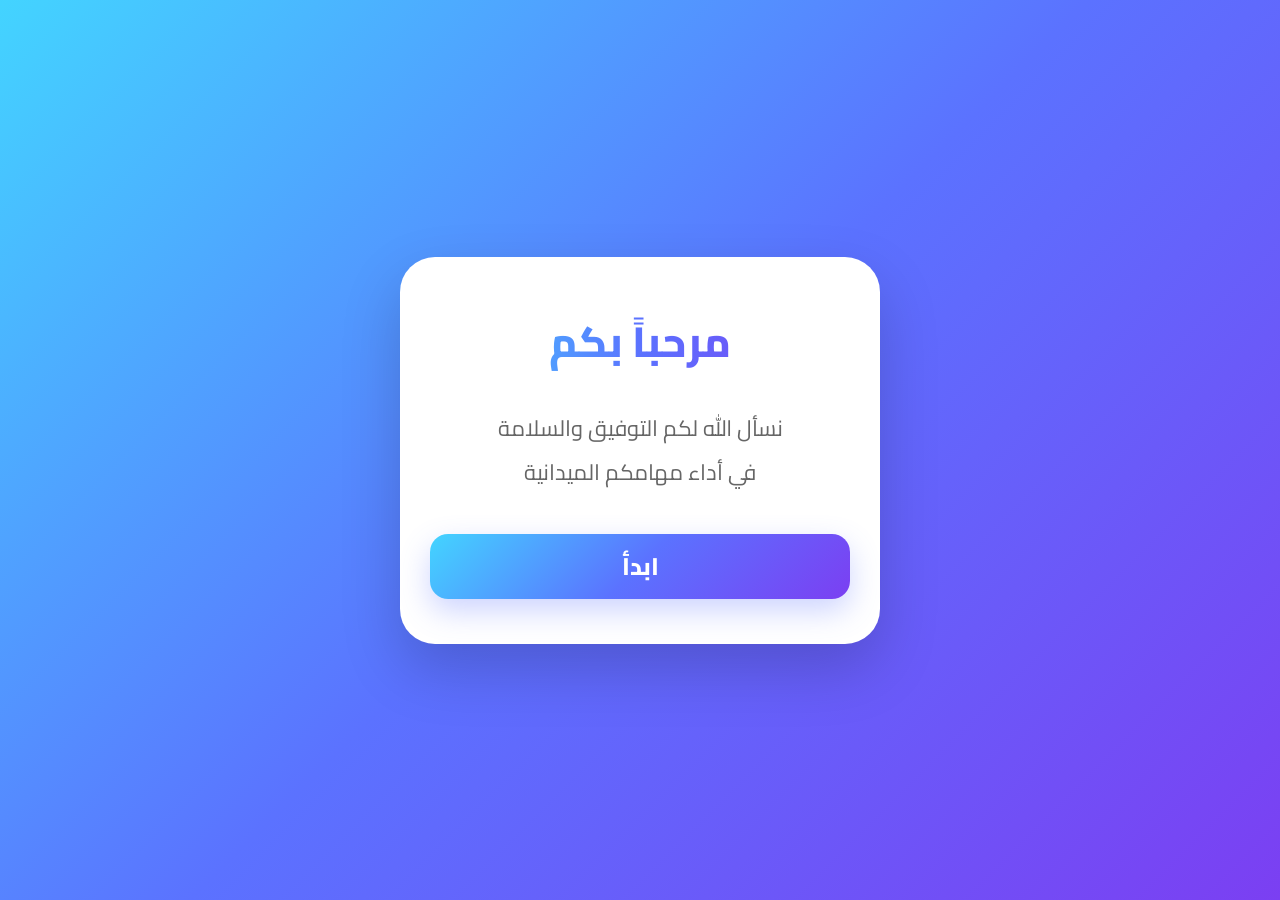
<file: index.html>
<!DOCTYPE html>
<html lang="ar" dir="rtl">

<head>

<meta charset="UTF-8">

<meta name="viewport"
content="width=device-width, initial-scale=1.0">

<title>الحركة الميدانية CCTV</title>

<link rel="preconnect"
href="https://fonts.googleapis.com">

<link rel="preconnect"
href="https://fonts.gstatic.com"
crossorigin>

<link href="https://fonts.googleapis.com/css2?family=Cairo:wght@400;600;700;800&display=swap"
rel="stylesheet">

<style>

*{

margin:0;

padding:0;

box-sizing:border-box;

font-family:'Cairo',sans-serif;

}

body{

height:100vh;

display:flex;

justify-content:center;

align-items:center;

background:
linear-gradient(135deg,
#43d4ff,
#5b72ff,
#7b3ff2);

overflow:hidden;

}

.card{

width:92%;

max-width:480px;

background:#ffffff;

border-radius:35px;

padding:45px 30px;

text-align:center;

box-shadow:
0 25px 60px rgba(0,0,0,.18);

animation:
cardShow
1s ease;

}

h1{

font-size:42px;

font-weight:800;

background:
linear-gradient(
90deg,
#43d4ff,
#5b72ff,
#7b3ff2);

-webkit-background-clip:text;

-webkit-text-fill-color:transparent;

margin-bottom:25px;

}

p{

font-size:22px;

line-height:2;

color:#666;

margin-bottom:40px;

}

button{

width:100%;

height:65px;

border:none;

border-radius:18px;

font-size:24px;

font-weight:800;

cursor:pointer;

color:white;

background:
linear-gradient(
135deg,
#43d4ff,
#5b72ff,
#7b3ff2);

transition:.30s;

box-shadow:
0 12px 30px
rgba(91,114,255,.30);

}

button:hover{

transform:translateY(-3px);

}button:active{

transform:scale(.98);

}

@keyframes cardShow{

from{

opacity:0;

transform:translateY(50px);

}

to{

opacity:1;

transform:translateY(0);

}

}

</style>

</head>

<body>

<div class="card">

<h1>

مرحباً بكم

</h1>

<p>

نسأل الله لكم التوفيق والسلامة
<br>
في أداء مهامكم الميدانية

</p>

<button onclick="startApp()">

ابدأ

</button>

</div>

<script>

function startApp(){

window.location.href="plan.html";

}

</script>

</body>

</html>
</file>
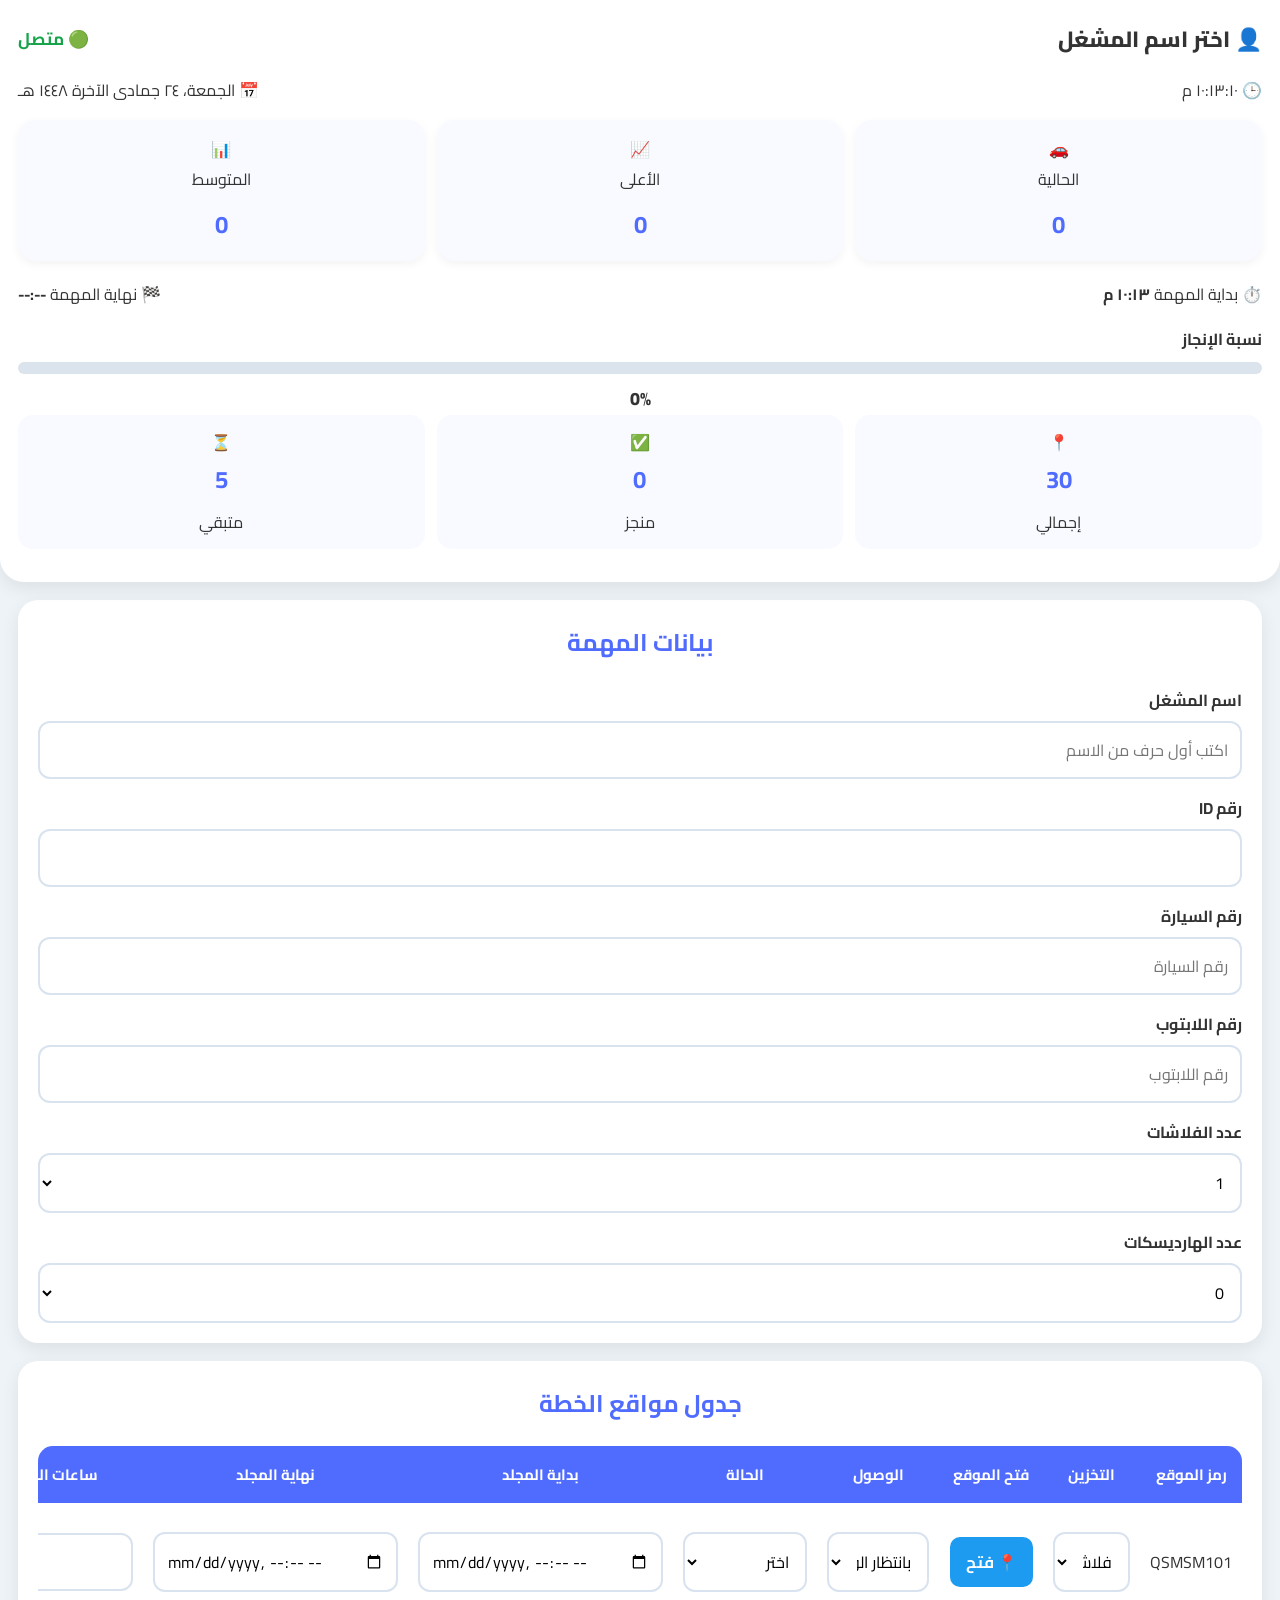
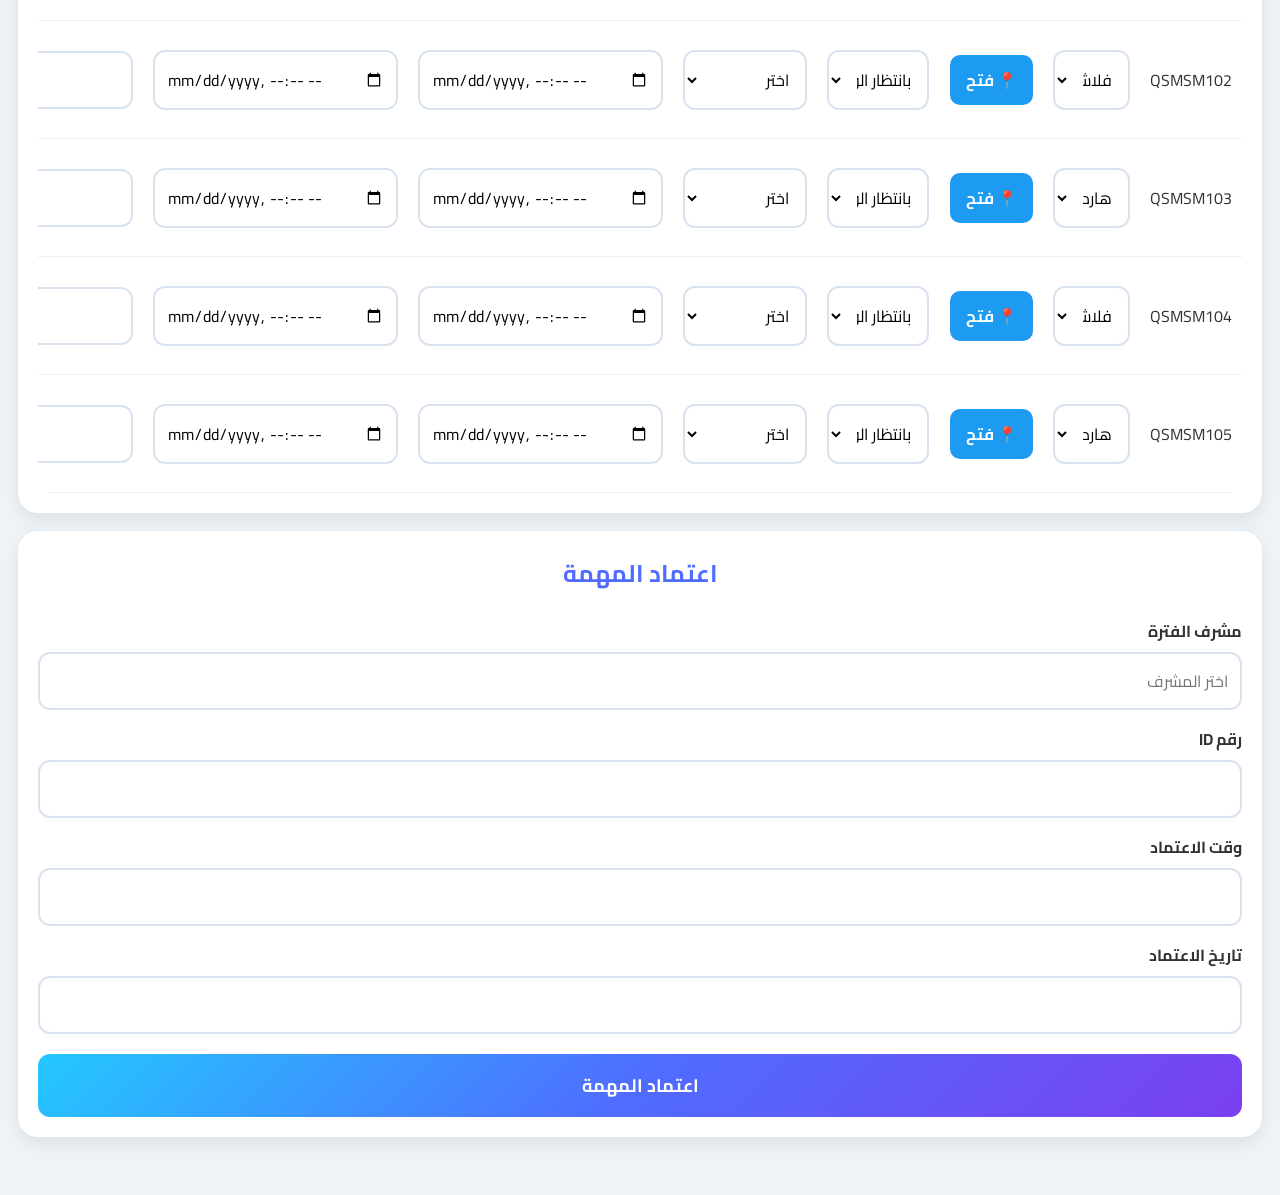
<file: mission.html>
<!DOCTYPE html>
<html lang="ar" dir="rtl">

<head>

<meta charset="UTF-8">

<meta name="viewport" content="width=device-width, initial-scale=1.0">

<title>المهمة الميدانية</title>

<link rel="preconnect" href="https://fonts.googleapis.com">

<link rel="preconnect" href="https://fonts.gstatic.com" crossorigin>

<link href="https://fonts.googleapis.com/css2?family=Cairo:wght@400;600;700;800&display=swap" rel="stylesheet">

<link rel="stylesheet" href="mission.css">

</head>

<body>

<div class="topBar">

<div class="employeeRow">

<div class="employee">

👤 <span id="employeeName">اختر اسم المشغل</span>

</div>

<div class="online">

🟢 <span id="connectionStatus">متصل</span>

</div>

</div>

<div class="dateRow">

<div>

🕒 <span id="liveClock">00:00:00</span>

</div>

<div>

📅 <span id="liveDate">...</span>

</div>

</div>

<div class="speedRow">

<div class="speedBox">

🚗

<br>

الحالية

<b id="currentSpeed">0</b>

</div>

<div class="speedBox">

📈

<br>

الأعلى

<b id="maxSpeed">0</b>

</div>

<div class="speedBox">

📊

<br>

المتوسط

<b id="avgSpeed">0</b>

</div>

</div>

<div class="missionRow">

<div>

⏱️ بداية المهمة

<b id="missionStart">--:--</b>

</div>

<div>

🏁 نهاية المهمة

<b id="missionEnd">--:--</b>

</div>

</div>

<div class="progressTitle">

نسبة الإنجاز

</div>

<div class="progress">

<div class="progressFill" id="progressFill">

</div>

</div>

<div class="progressText">

<span id="progressPercent">

0%

</span>

</div>

<div class="counterRow">

<div>

📍

<b id="totalSites">30</b>

إجمالي

</div>

<div>

✅

<b id="finishedSites">0</b>

منجز

</div>

<div>

⏳

<b id="remainingSites">30</b>

متبقي

</div>

</div>

</div><!-- بيانات المهمة -->

<div class="missionCard">

<h2>بيانات المهمة</h2>

<label>اسم المشغل</label>

<input
type="text"
id="operatorName"
placeholder="اكتب أول حرف من الاسم">

<label>رقم ID</label>

<input
type="text"
id="operatorID"
readonly>

<label>رقم السيارة</label>

<input
type="text"
id="carNumber"
placeholder="رقم السيارة">

<label>رقم اللابتوب</label>

<input
type="text"
id="laptopNumber"
placeholder="رقم اللابتوب">

<label>عدد الفلاشات</label>

<select id="flashCount">

<option>1</option>
<option>2</option>
<option>3</option>
<option>4</option>
<option>5</option>

</select>

<label>عدد الهارديسكات</label>

<select id="hardCount">

<option>0</option>
<option>1</option>
<option>2</option>
<option>3</option>

</select>

</div>

<!-- جدول المواقع -->

<div class="tableCard">

<h2>جدول مواقع الخطة</h2>

<div class="tableResponsive">

<table id="missionTable">

<thead>

<tr>

<th>رمز الموقع</th>

<th>التخزين</th>

<th>فتح الموقع</th>

<th>الوصول</th>

<th>الحالة</th>

<th>بداية المجلد</th>

<th>نهاية المجلد</th>

<th>ساعات الرصد</th>

<th>XML</th>

<th>الصور</th>

<th>الملاحظات</th>

</tr>

</thead>

<tbody><tr>

<td>QSMSM101</td>

<td>

<select class="storageType">

<option>فلاش</option>

<option>هارديسك</option>

</select>

</td>

<td>

<button class="mapBtn">

📍 فتح

</button>

</td>

<td>

<select class="arrivalStatus">

<option>بانتظار الوصول</option>

<option>داخل النطاق 5 كم</option>

<option>خارج النطاق 5 كم</option>

</select>

</td>

<td>

<select class="siteStatus">

<option value="">اختر</option>

<option value="work">🟢 يعمل</option>

<option value="stop">🔴 لا يعمل</option>

<option value="clean">🟠 يعمل ولا يوجد مخالفات</option>

<option value="problem">🟤 لا يعمل ويوجد مخالفات</option>

<option value="empty">⚫ لا يعمل ولا يوجد مخالفات</option>

</select>

</td>

<td>

<input type="datetime-local" class="startFolder">

</td>

<td>

<input type="datetime-local" class="endFolder">

</td>

<td>

<input
type="text"
class="watchHours"
readonly
placeholder="تحسب تلقائياً">

</td>

<td>

<select>

<option>يوجد</option>

<option>لا يوجد</option>

</select>

</td>

<td>

<input type="file" accept="image/*">

</td>

<td>

<textarea
rows="2"
placeholder="اكتب الملاحظات"></textarea>

</td>

</tr>

</tbody>

</table>

</div>

</div><!-- اعتماد المهمة -->

<div class="missionCard">

<h2>اعتماد المهمة</h2>

<label>مشرف الفترة</label>

<input
type="text"
id="supervisorName"
placeholder="اختر المشرف">

<label>رقم ID</label>

<input
type="text"
id="supervisorID"
readonly>

<label>وقت الاعتماد</label>

<input
type="text"
id="approveTime"
readonly>

<label>تاريخ الاعتماد</label>

<input
type="text"
id="approveDate"
readonly>

<button id="approveButton">

اعتماد المهمة

</button>

</div>

<script src="mission.js"></script>

</body>

</html>
</file>
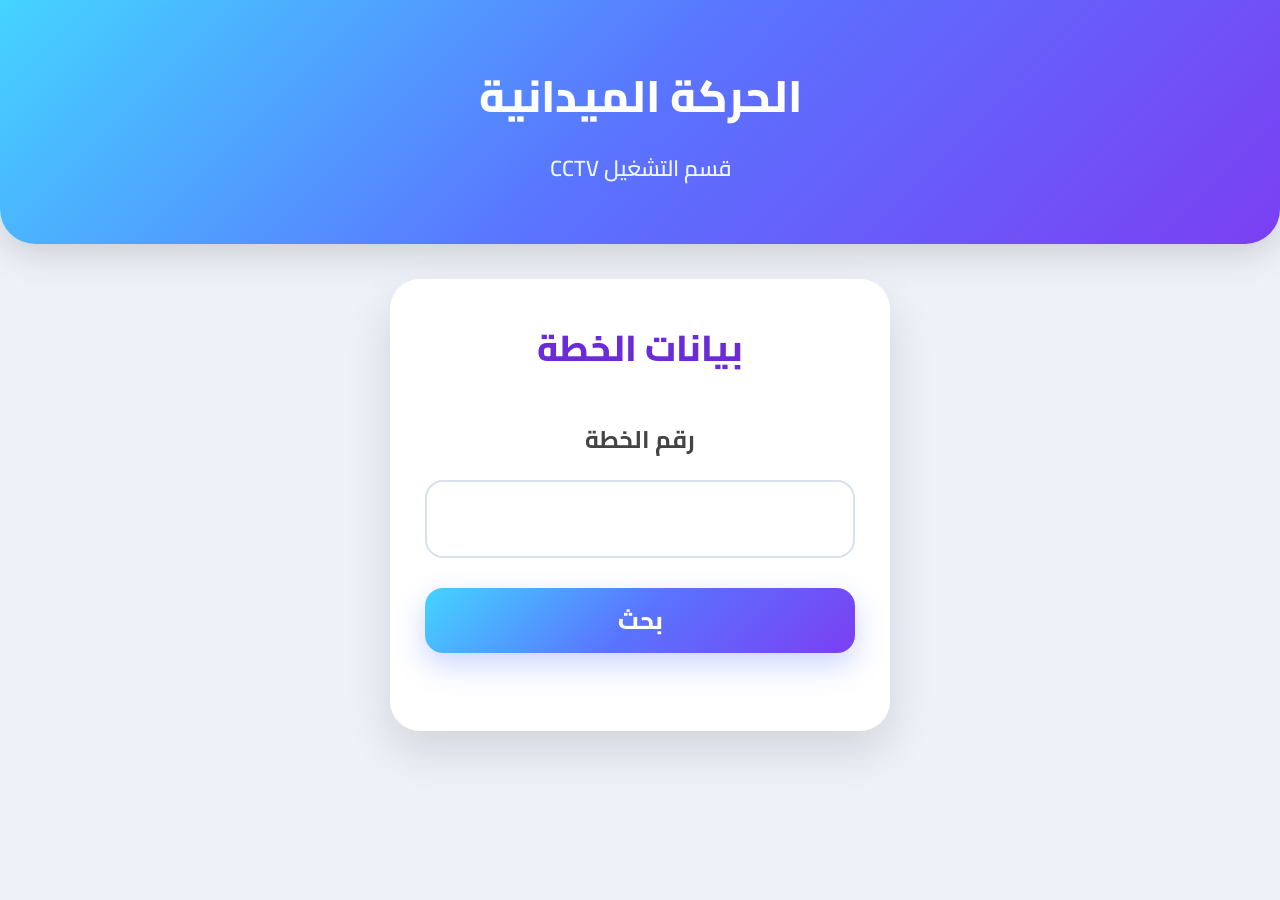
<file: plan.html>
<!DOCTYPE html>
<html lang="ar" dir="rtl">

<head>

<meta charset="UTF-8">

<meta name="viewport" content="width=device-width, initial-scale=1.0">

<title>بيانات الخطة</title>

<link rel="preconnect" href="https://fonts.googleapis.com">

<link rel="preconnect" href="https://fonts.gstatic.com" crossorigin>

<link href="https://fonts.googleapis.com/css2?family=Cairo:wght@400;600;700;800&display=swap" rel="stylesheet">

<style>

*{

margin:0;

padding:0;

box-sizing:border-box;

font-family:'Cairo',sans-serif;

}

body{

background:#eef2f8;

min-height:100vh;

}

.header{

background:linear-gradient(135deg,#44d4ff,#5a73ff,#7b3ff2);

padding:55px 20px;

text-align:center;

border-bottom-left-radius:35px;

border-bottom-right-radius:35px;

box-shadow:0 10px 35px rgba(0,0,0,.15);

}

.header h1{

font-size:44px;

font-weight:800;

color:#fff;

}

.header h2{

margin-top:10px;

font-size:22px;

font-weight:600;

color:#eef7ff;

}

.card{

width:92%;

max-width:500px;

margin:35px auto;

background:#fff;

border-radius:30px;

padding:35px;

box-shadow:0 20px 45px rgba(0,0,0,.12);

}

.title{

text-align:center;

font-size:36px;

font-weight:800;

color:#6b2bd8;

margin-bottom:35px;

}

label{

display:block;

text-align:center;

font-size:24px;

font-weight:700;

margin-bottom:18px;

color:#444;

}input{

width:100%;

height:78px;

border:2px solid #d8e1ee;

border-radius:18px;

outline:none;

text-align:center;

font-size:44px;

font-weight:800;

letter-spacing:2px;

background:#ffffff;

background-image:linear-gradient(90deg,#44d4ff,#5a73ff,#7b3ff2);

-webkit-background-clip:text;

-webkit-text-fill-color:transparent;

caret-color:#5a73ff;

transition:.30s;

}

input:focus{

border-color:#5a73ff;

box-shadow:0 0 0 5px rgba(90,115,255,.15);

transform:scale(1.02);

}

button{

width:100%;

height:65px;

margin-top:30px;

border:none;

border-radius:18px;

font-size:24px;

font-weight:800;

cursor:pointer;

color:#fff;

background:linear-gradient(135deg,#44d4ff,#5a73ff,#7b3ff2);

box-shadow:0 12px 30px rgba(90,115,255,.30);

transition:.30s;

}

button:hover{

transform:translateY(-3px);

}

.error{

margin-top:18px;

text-align:center;

color:#e53935;

font-size:18px;

font-weight:700;

min-height:25px;

}

</style>

</head>

<body>

<div class="header">

<h1>الحركة الميدانية</h1>

<h2>قسم التشغيل CCTV</h2>

</div>

<div class="card">

<div class="title">

بيانات الخطة

</div>

<label>

رقم الخطة

</label>

<input
id="planNumber"
type="number"
min="1"
max="6"
placeholder="">

<button onclick="searchPlan()">

بحث

</button>

<div

id="error"

class="error">

</div>

</div>

<script src="plans.js"></script>

<script src="plan.js"></script>

</body>

</html>
</file>
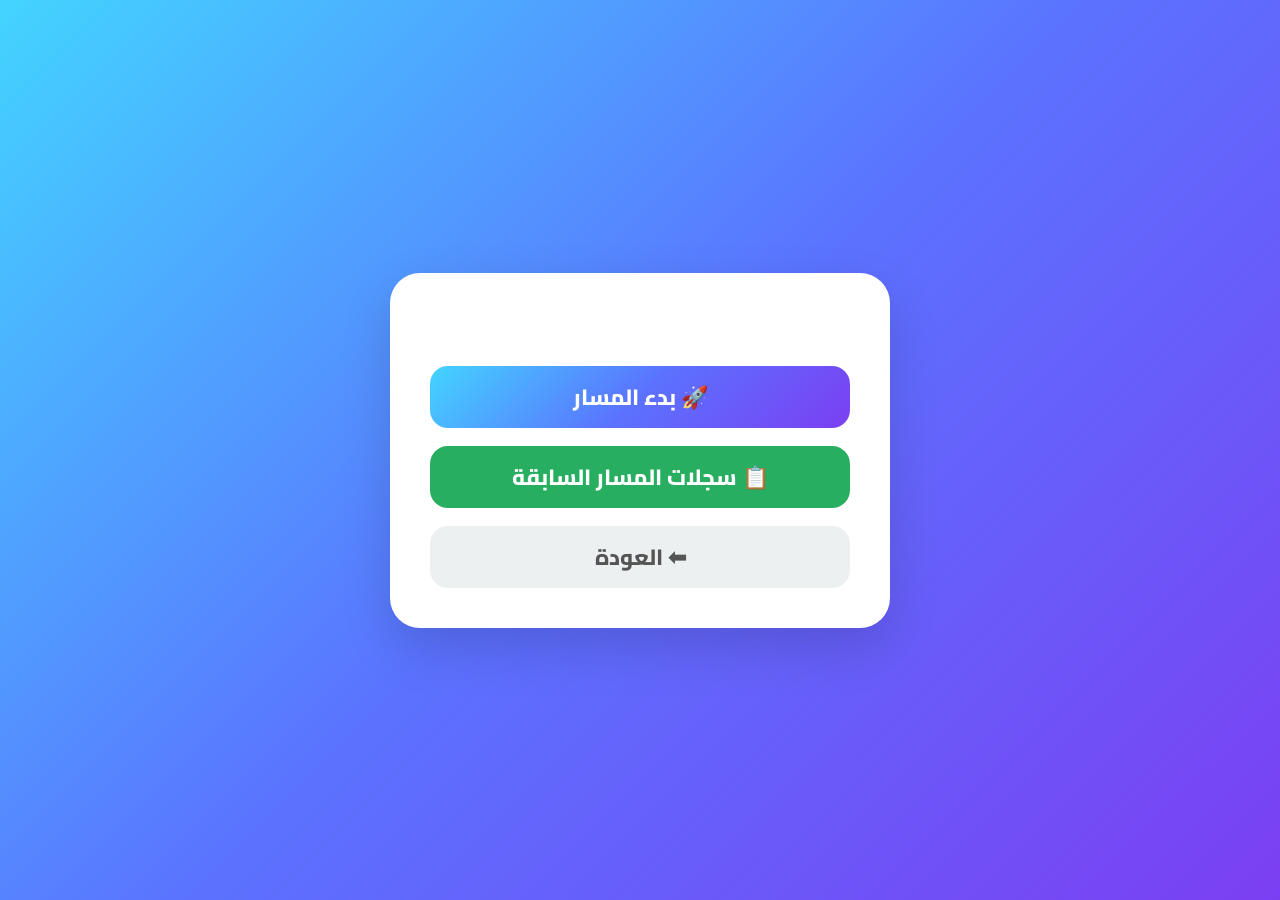
<file: route.html>
<!DOCTYPE html>
<html lang="ar" dir="rtl">

<head>

<meta charset="UTF-8">

<meta name="viewport" content="width=device-width, initial-scale=1.0">

<title>المسار</title>

<link rel="preconnect" href="https://fonts.googleapis.com">

<link rel="preconnect" href="https://fonts.gstatic.com" crossorigin>

<link href="https://fonts.googleapis.com/css2?family=Cairo:wght@400;600;700;800&display=swap" rel="stylesheet">

<style>

*{
margin:0;
padding:0;
box-sizing:border-box;
font-family:'Cairo',sans-serif;
}

body{

min-height:100vh;

display:flex;

justify-content:center;

align-items:center;

background:linear-gradient(135deg,#43d4ff,#5b72ff,#7b3ff2);

}

.card{

width:92%;

max-width:500px;

background:white;

padding:40px;

border-radius:30px;

box-shadow:0 20px 50px rgba(0,0,0,.15);

text-align:center;

}

.routeNumber{

font-size:42px;

font-weight:800;

background:linear-gradient(90deg,#43d4ff,#5b72ff,#7b3ff2);

-webkit-background-clip:text;

-webkit-text-fill-color:transparent;

margin-bottom:15px;

}

.routeName{

font-size:32px;

font-weight:700;

color:#555;

margin-bottom:35px;

}button{

width:100%;

height:62px;

border:none;

border-radius:18px;

margin-top:18px;

font-size:22px;

font-weight:800;

cursor:pointer;

transition:.30s;

}

#start{

background:linear-gradient(135deg,#43d4ff,#5b72ff,#7b3ff2);

color:white;

}

#history{

background:#27ae60;

color:white;

}

#back{

background:#ecf0f1;

color:#555;

}

button:hover{

transform:translateY(-3px);

}

</style>

</head>

<body>

<div class="card">

<div
class="routeNumber"
id="routeNumber">
</div>

<div
class="routeName"
id="routeName">
</div>

<button
id="start">

🚀 بدء المسار

</button>

<button
id="history">

📋 سجلات المسار السابقة

</button>

<button
id="back">

⬅ العودة

</button>

</div>

<script>

const routeNumber =
localStorage.getItem("routeNumber");

const routeName =
localStorage.getItem("routeName");

document.getElementById("routeNumber").innerHTML =
routeNumber;

document.getElementById("routeName").innerHTML =
routeName;

document.getElementById("back").onclick=function(){

location.href="plan.html";

};

document.getElementById("start").onclick=function(){

location.href="mission.html";

};

document.getElementById("history").onclick=function(){

location.href="history.html";

};

</script>

</body>

</html>
</file>
<file: mission.css>
*{
margin:0;
padding:0;
box-sizing:border-box;
font-family:'Cairo',sans-serif;
}

body{
background:#eef3f8;
color:#333;
padding-bottom:40px;
}

.topBar{
position:sticky;
top:0;
z-index:999;
background:#fff;
padding:18px;
border-bottom-left-radius:24px;
border-bottom-right-radius:24px;
box-shadow:0 6px 18px rgba(0,0,0,.08);
}

.employeeRow,
.dateRow,
.missionRow,
.counterRow{
display:flex;
justify-content:space-between;
align-items:center;
gap:12px;
margin-bottom:15px;
}

.employee{
font-size:22px;
font-weight:800;
}

.online{
font-size:17px;
font-weight:700;
color:#16a34a;
}

.speedRow{
display:grid;
grid-template-columns:repeat(3,1fr);
gap:12px;
margin-bottom:18px;
}

.speedBox{
background:#f8faff;
padding:14px;
border-radius:18px;
text-align:center;
box-shadow:0 3px 10px rgba(0,0,0,.05);
}

.speedBox b{
display:block;
margin-top:8px;
font-size:24px;
color:#4f6cff;
}

.progressTitle{
font-weight:700;
margin-bottom:8px;
}

.progress{
height:12px;
background:#dbe3ec;
border-radius:50px;
overflow:hidden;
}

.progressFill{
width:0%;
height:100%;
background:linear-gradient(90deg,#24c8ff,#4f6cff,#7b3ff2);
transition:.4s;
}

.progressText{
margin-top:8px;
text-align:center;
font-size:18px;
font-weight:800;
}

.counterRow div{
flex:1;
background:#f8faff;
padding:12px;
border-radius:15px;
text-align:center;
}

.counterRow b{
display:block;
font-size:24px;
color:#4f6cff;
margin-bottom:5px;
}.missionCard,
.tableCard{
background:#fff;
margin:18px;
padding:20px;
border-radius:20px;
box-shadow:0 6px 18px rgba(0,0,0,.08);
}

.missionCard h2,
.tableCard h2{
text-align:center;
margin-bottom:20px;
color:#4f6cff;
font-size:24px;
}

label{
display:block;
margin-top:14px;
margin-bottom:6px;
font-weight:700;
font-size:16px;
}

input,
select,
textarea{
width:100%;
padding:12px;
border:2px solid #d9e3ef;
border-radius:12px;
font-size:16px;
outline:none;
background:#fff;
transition:.3s;
}

input:focus,
select:focus,
textarea:focus{
border-color:#4f6cff;
box-shadow:0 0 0 3px rgba(79,108,255,.12);
}

.tableResponsive{
overflow-x:auto;
border-radius:15px;
}

table{
width:100%;
min-width:1700px;
border-collapse:collapse;
background:#fff;
}

thead th{
background:#4f6cff;
color:#fff;
padding:14px;
font-size:15px;
white-space:nowrap;
position:sticky;
top:0;
}

tbody td{
padding:10px;
border-bottom:1px solid #eceff4;
text-align:center;
vertical-align:middle;
}

tbody tr:hover{
background:#f7faff;
}

.mapBtn{
background:#1d9bf0;
color:#fff;
border:none;
padding:10px 16px;
border-radius:10px;
cursor:pointer;
font-weight:700;
}button{
background:linear-gradient(135deg,#24c8ff,#4f6cff,#7b3ff2);
color:#fff;
border:none;
padding:12px 20px;
border-radius:12px;
cursor:pointer;
font-size:16px;
font-weight:700;
transition:.3s;
}

button:hover{
transform:translateY(-2px);
box-shadow:0 8px 20px rgba(79,108,255,.25);
}

#approveButton{
width:100%;
margin-top:20px;
padding:15px;
font-size:18px;
}

.site-work td{
background:#dff7df !important;
}

.site-stop td{
background:#ffdede !important;
}

.site-clean td{
background:#ffe9bf !important;
}

.site-problem td{
background:#8b5e3c !important;
color:#fff !important;
}

.site-empty td{
background:#8d8d8d !important;
color:#fff !important;
}

.arrival-ok{
border:2px solid #16a34a !important;
}

.arrival-fail{
border:2px solid #dc2626 !important;
}

@media (max-width:768px){

.topBar{
padding:15px;
}

.employeeRow,
.dateRow,
.missionRow,
.counterRow{
flex-direction:column;
align-items:stretch;
}

.speedRow{
grid-template-columns:1fr;
}

.missionCard,
.tableCard{
margin:10px;
padding:15px;
}

table{
min-width:1600px;
}

}
</file>
